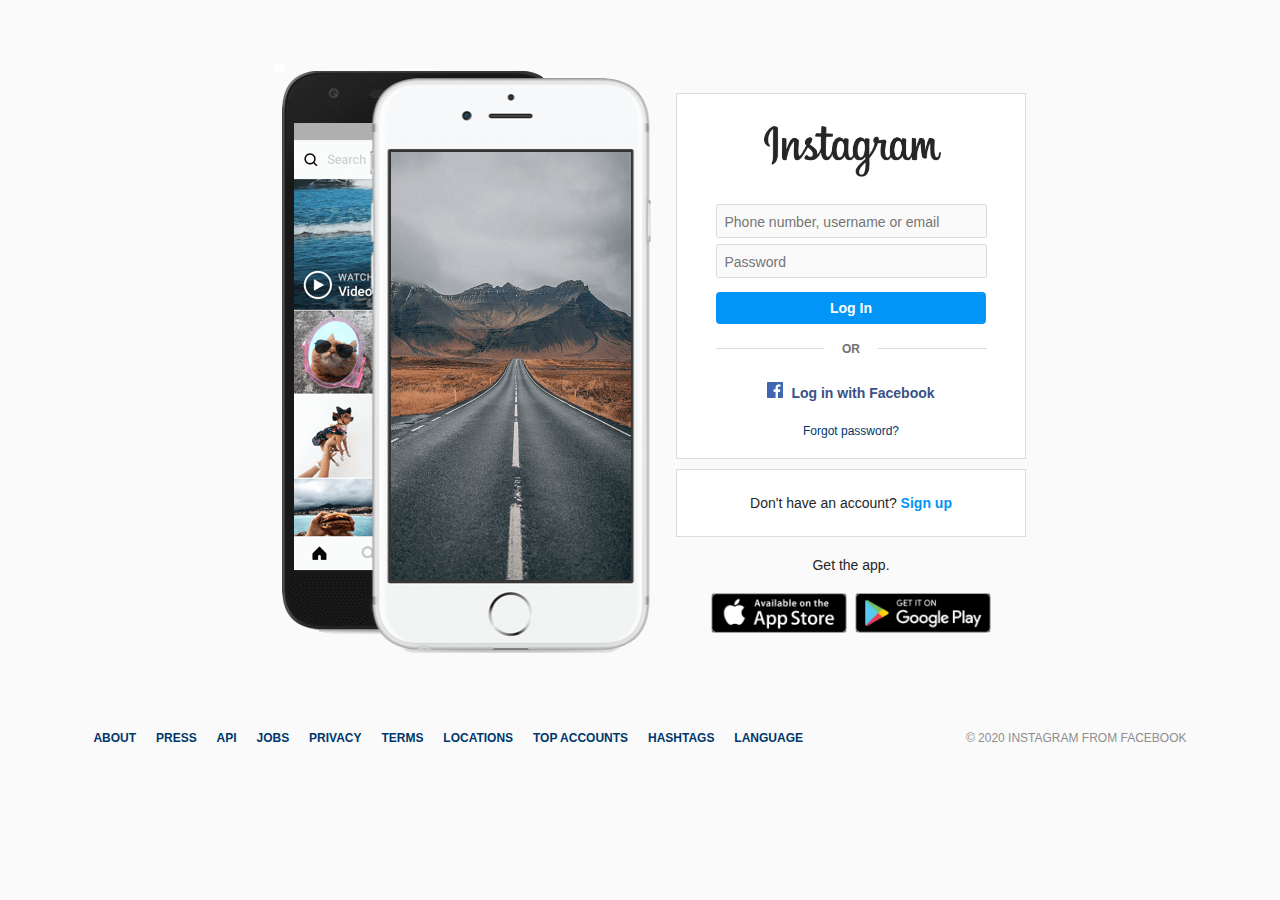
<file: index.html>
<!DOCTYPE html>
<html lang="en">

<head>
  <meta charset="UTF-8">
  <meta name="viewport" content="width=device-width, initial-scale=1.0">
  <title>Instagram</title>

  <link rel="stylesheet" href="./styles/style.css">
</head>

<body>

  <div id="content-container">

    <!--Phone's pictures section-->
    <section class="phones">
      <img src="./img/phones.png" alt="pictures on phone" class="phone-image">
      <div class="display-phone">
        <img class="picture" src="./img/photo-1.png" alt="#">
        <img class="picture" src="./img/photo-2.png" alt="#">
        <img class="picture" src="./img/photo-3.png" alt="#">
        <img class="picture" src="./img/photo-4.png" alt="#">
        <img class="picture" src="./img/photo-5.png" alt="#">
      </div>
    </section>

    <!--User's log in section-->
    <section class="user">

      <div class="login-container">

        <!--Instagram Logo-->
        <div class="instagram-logo-box">
          <img class="instagram-logo" src="./img/instagram-logo.png">
        </div>

        <!--Form Login-->
        <form id="login-post" method="POST">
          <div class="inputs-container">
            <input type="text" class="accountUser" name="username" placeholder="Phone number, username or email">
          </div>
          <div class="inputs-container">
            <input type="password" class="accountPassword" name="password" placeholder="Password">
          </div>
          <a class="login-button">Log In</a>

          <div class="or-container">
            <div class="line"></div>
            <div class="or">OR</div>
            <div class="line"></div>
          </div>

          <!--Facebook login-->
          <div class="facebook-container">
            <a class="facebook-login" href="#" target="_blank"><img class="facebook-logo"
                src="./img/facebook-logo.png">Log in
              with Facebook</a>
          </div>
        </form>

        <!--Password recovery-->
        <a class="password-forgot" href="#" target="_blank">Forgot password?</a>
      </div>

      <!--Sign up-->
      <div class="signup-container">
        <p>Don't have an account? <a class="signup" href="#" target="_blank">Sign up</a></p>
      </div>

      <!--App's download-->
      <div class="get-container">
        <p>Get the app.</p>
        <div class="download-container">
          <a class="download-appstore" href="#" target="_blank"><img class="appstore"
              src="./img/applestore-logo.png"></a>
          <a class="download-googleplay" href="#" target="_blank"><img class="googleplay"
              src="./img/googleplay-logo.png"></a>
        </div>
      </div>

    </section>

  </div>

  <footer class="page-footer">

    <div class="links-container">
      <ul class="links-list">
        <li>
          <a class="link" href="#" target="_blank">ABOUT</a>
        </li>
        <li>
          <a class="link" href="#" target="_blank">PRESS</a>
        </li>
        <li>
          <a class="link" href="#" target="_blank">API</a>
        </li>
        <li>
          <a class="link" href="#" target="_blank">JOBS</a>
        </li>
        <li>
          <a class="link" href="#" target="_blank">PRIVACY</a>
        </li>
        <li>
          <a class="link" href="#" target="_blank">TERMS</a>
        </li>
        <li>
          <a class="link" href="#" target="_blank">LOCATIONS</a>
        </li>
        <li>
          <a class="link" href="#" target="_blank">TOP ACCOUNTS</a>
        </li>
        <li>
          <a class="link" href="#" target="_blank">HASHTAGS</a>
        </li>
        <li>
          <a class="link" href="#" target="_blank">LANGUAGE</a>
        </li>
      </ul>
    </div>

    <div class="footer-span-container">
      <span class="footer-span">
        © 2020 INSTAGRAM FROM FACEBOOK
      </span>
    </div>
  </footer>
</body>


<script src="https://ajax.googleapis.com/ajax/libs/jquery/3.5.1/jquery.min.js"></script>
<script src="https://ajax.googleapis.com/ajax/libs/jquery/3.5.1/jquery.min.js"></script>
<script src="./main.js"></script>
</html>
</file>
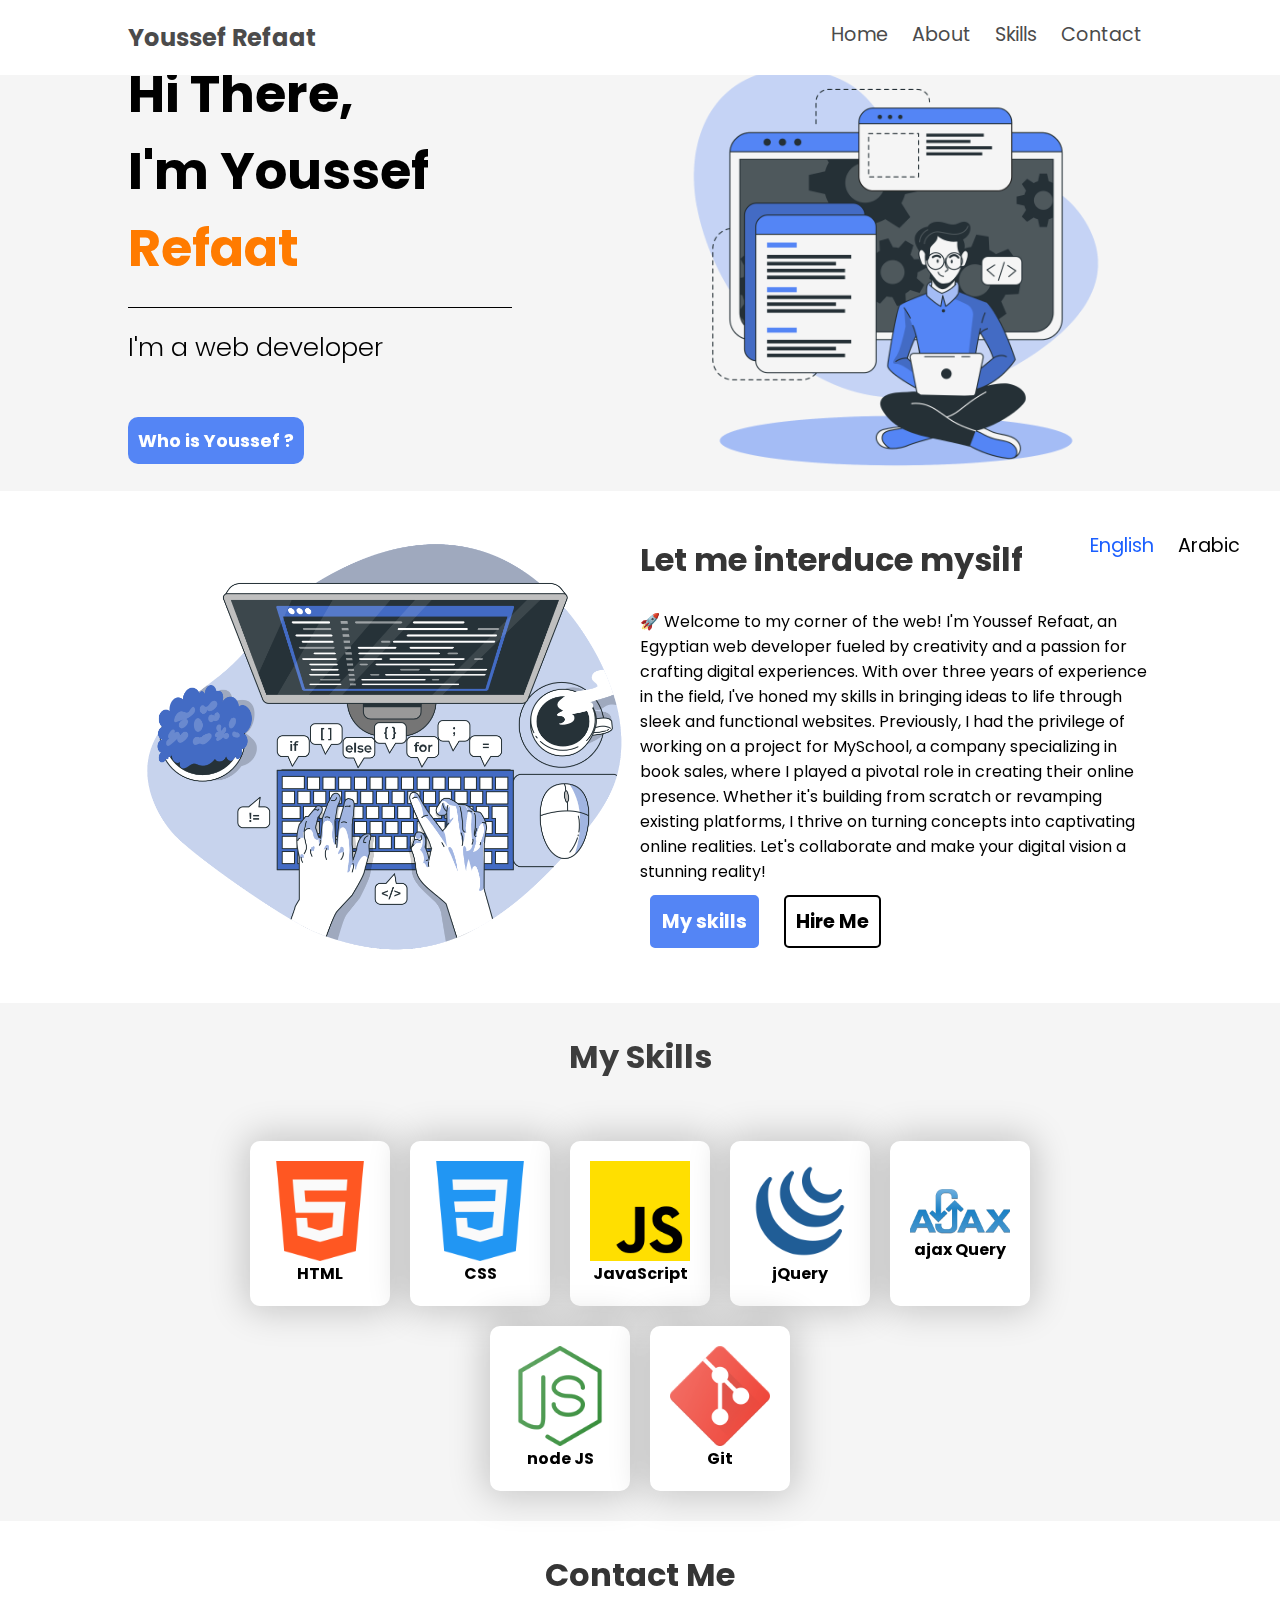
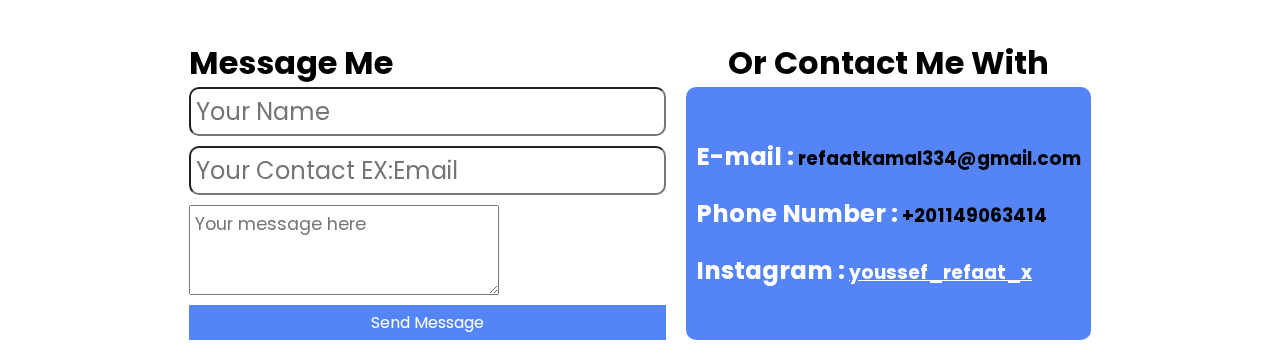
<file: new/index.html>
<!DOCTYPE html>
<html lang="en">
<head>
    <meta charset="UTF-8">
    <meta name="viewport" content="width=device-width, initial-scale=1.0">
    <title>Youssef Refaat</title>
    <link rel="stylesheet" href="style.css">
</head>
<body>
    <header>
        <div class="logoContainer">
            <H3 class="logo">Youssef Refaat</H3>
        </div>
        
        <div class="navigation">
            <a class="nav" href="#home">Home</a>
            <a class="nav" href="#about">About</a>
            <a class="nav" href="#skills">Skills</a>
            <a class="nav" href="#about">Contact</a>
        </div>
    </header>

    <section class="homeSection" id="home">
        <div class="homeContainer">
            <div class="homeRightHandSide">
                <div class="name">
                <h1>Hi There,</h1>
                    <h1>I'm Youssef <span>Refaat</span></h1>
                </div>

                <div class="info">
                    <h4 id="changeText">I'm a web developer</h4>
                </div>

                <div class="aboutBtn">
                    <a href="#about"><button class="whoIsMe">Who is Youssef ?</button></a>
                </div>
            </div>

            <div class="homeLeftHandSide">
                <img src="material/dev.png" alt="">
            </div>
        </div>
    </section>

    <section class="aboutSection" id="about">
        <img class="aboutMeImg" src="material/Code.png" alt="">

        <div class="aboutMe">
            <h2 class="aboutTitle">Let me interduce mysilf</h2>
            <div class="aboutMeText">
                <p id="textAbout">🚀 Welcome to my corner of the web! I'm Youssef Refaat,
                     an Egyptian web developer fueled by creativity
                     and a passion for crafting digital experiences.
                     With over three years of experience in the field, 
                     I've honed my skills in bringing ideas to life through sleek and 
                     functional websites. Previously, I had the privilege of working on a project for MySchool,
                     a company specializing in book sales, where I played a pivotal role in creating their online
                     presence. Whether it's building from scratch or revamping existing platforms, I thrive on turning
                     concepts into captivating online realities. Let's collaborate and make your digital
                     vision a stunning reality!</p>
            </div>

            <div class="aboutBtn">
                <a href="#skills"><button class="mySkillsBtn">My skills</button></a>
                <a href="#contact"><button class="contactBtn">Hire Me</button></a>
            </div>
        </div>

        <div class="lang">
            <button id="enLang" class="langBtn">English</button>
            <button id="arLang" class="langBtn">Arabic</button>
        </div>
    </section>

    <section class="skillsSection" id="skills">
        <h2 class="skillsTitle">My Skills</h2>

        <div class="skillsContainer">
            <div class="skill">
                    <img class="skillImg" src="material/icons/html-5.png" alt="">

                    <h4 class="skillTitle">HTML</h4>
            </div>

            <div class="skill">
                <img class="skillImg" src="material/icons/css-3.png" alt="">

                <h4 class="skillTitle">CSS</h4>
            </div>

            <div class="skill">
                <img class="skillImg" src="material/icons/js.png" alt="">

                <h4 class="skillTitle">JavaScript</h4>
            </div>

            <div class="skill">
                <img class="skillImg" src="material/icons/jquery.png" alt="">

                <h4 class="skillTitle">jQuery</h4>
            </div>

            <div class="skill">
                <img class="skillImg" src="material/icons/ajax.png" alt="">

                <h4 class="skillTitle">ajax Query</h4>
            </div>

            <div class="skill">
                <img class="skillImg" src="material/icons/node.png" alt="">

                <h4 class="skillTitle">node JS</h4>
            </div>

            <div class="skill">
                <img class="skillImg" src="material/icons/git.png" alt="">

                <h4 class="skillTitle">Git</h4>
            </div>
        </div>
    </section>

    <section class="contactSection" id="contact">
        <h2 class="contactMeTitle">Contact Me</h2>
        <div class="contactContainer">
            <div class="messageMe">
                <h1>Message Me</h1>
                <input type="text" id="messageMeName" placeholder="Your Name">
                <input type="text" id="messageMeContact" placeholder="Your Contact EX:Email">
                <textarea name="messageMeMessage" id="messageMeMessage" placeholder="Your message here"></textarea>
                <button id="messageMeSend">Send Message</button>
            </div>

            <div class="myContacts">
                <h1>Or Contact Me With</h1>
                <div class="myContactsContent">
                    <h3 class="email"><span class="contactTitle">E-mail :</span> refaatkamal334@gmail.com</h3>
                    <h3 class="phoneNumber"><span class="contactTitle">Phone Number :</span> +201149063414</h3>
                    <h3 class="instagram"><span class="contactTitle">Instagram :</span> <a target="_blank" href="https://www.instagram.com/youssef_refaat_x/">youssef_refaat_x</h3></a>
                </div>
            </div>
        </div> 
    </section>
    <script src="https://ajax.googleapis.com/ajax/libs/jquery/3.5.1/jquery.min.js"></script>
    <script src="https://ajax.googleapis.com/ajax/libs/jquery/3.5.1/jquery.min.js"></script>
    <script src="main.js"></script>
</body>
</html>
</file>
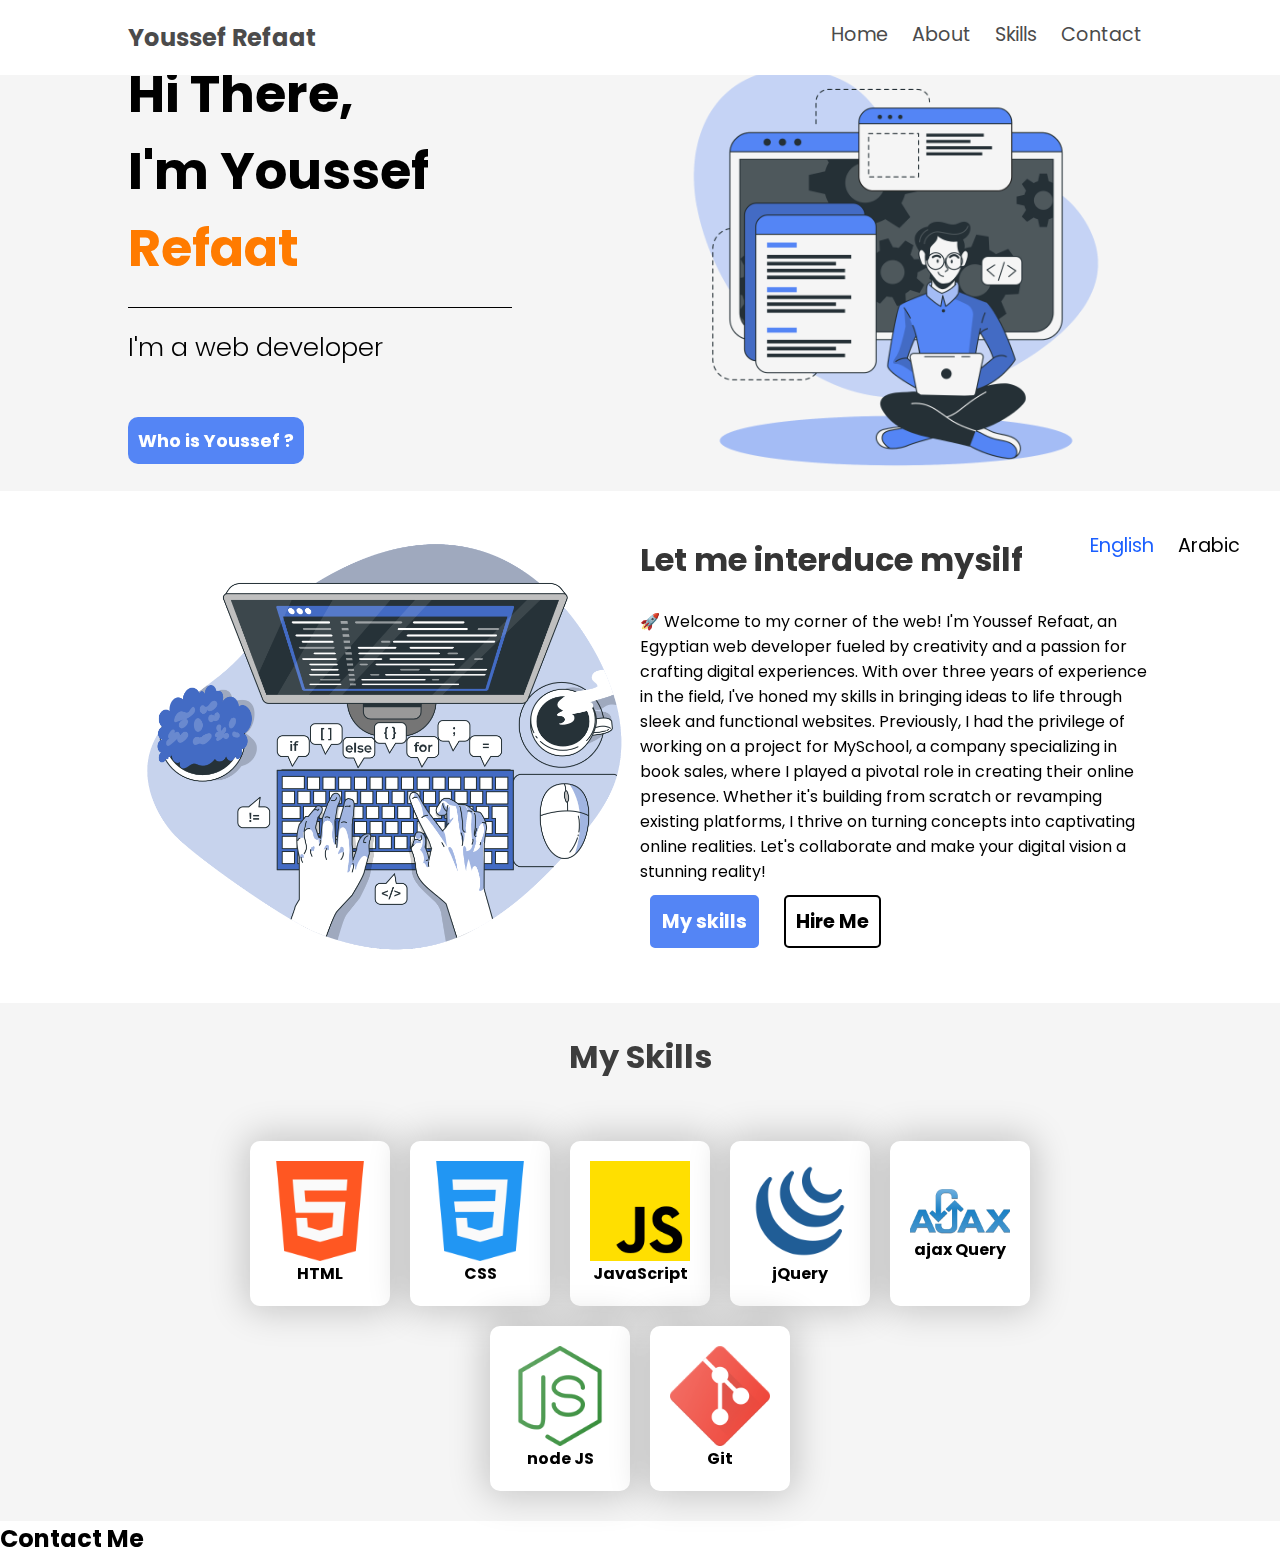
<file: home.html>
<!DOCTYPE html>
<html lang="en">
<head>
    <meta charset="UTF-8">
    <meta name="viewport" content="width=device-width, initial-scale=1.0">
    <title>Youssef Refaat</title>
    <link rel="stylesheet" href="/home.css">
</head>
<body>
    <header>
        <div class="logoContainer">
            <H3 class="logo">Youssef Refaat</H3>
        </div>
        
        <div class="navigation">
            <a class="nav" href="#home">Home</a>
            <a class="nav" href="#about">About</a>
            <a class="nav" href="#skills">Skills</a>
            <a class="nav" href="#about">Contact</a>
        </div>
    </header>

    <section class="homeSection" id="home">
        <div class="homeContainer">
            <div class="homeRightHandSide">
                <div class="name">
                <h1>Hi There,</h1>
                    <h1>I'm Youssef <span>Refaat</span></h1>
                </div>

                <div class="info">
                    <h4 id="changeText">I'm a web developer</h4>
                </div>

                <div class="aboutBtn">
                    <a href="#about"><button class="whoIsMe">Who is Youssef ?</button></a>
                </div>
            </div>

            <div class="homeLeftHandSide">
                <img src="/material/dev.png" alt="">
            </div>
        </div>
    </section>

    <section class="aboutSection" id="about">
        <img class="aboutMeImg" src="/material/Code.png" alt="">

        <div class="aboutMe">
            <h2 class="aboutTitle">Let me interduce mysilf</h2>
            <div class="aboutMeText">
                <p id="textAbout">🚀 Welcome to my corner of the web! I'm Youssef Refaat,
                     an Egyptian web developer fueled by creativity
                     and a passion for crafting digital experiences.
                     With over three years of experience in the field, 
                     I've honed my skills in bringing ideas to life through sleek and 
                     functional websites. Previously, I had the privilege of working on a project for MySchool,
                     a company specializing in book sales, where I played a pivotal role in creating their online
                     presence. Whether it's building from scratch or revamping existing platforms, I thrive on turning
                     concepts into captivating online realities. Let's collaborate and make your digital
                     vision a stunning reality!</p>
            </div>

            <div class="aboutBtn">
                <a href="#skills"><button class="mySkillsBtn">My skills</button></a>
                <a href="#contact"><button class="contactBtn">Hire Me</button></a>
            </div>
        </div>

        <div class="lang">
            <button id="enLang" class="langBtn">English</button>
            <button id="arLang" class="langBtn">Arabic</button>
        </div>
    </section>

    <section class="skillsSection" id="skills">
        <h2 class="skillsTitle">My Skills</h2>

        <div class="skillsContainer">
            <div class="skill">
                    <img class="skillImg" src="/material/icons/html-5.png" alt="">

                    <h4 class="skillTitle">HTML</h4>
            </div>

            <div class="skill">
                <img class="skillImg" src="/material/icons/css-3.png" alt="">

                <h4 class="skillTitle">CSS</h4>
            </div>

            <div class="skill">
                <img class="skillImg" src="/material/icons/js.png" alt="">

                <h4 class="skillTitle">JavaScript</h4>
            </div>

            <div class="skill">
                <img class="skillImg" src="/material/icons/jquery.png" alt="">

                <h4 class="skillTitle">jQuery</h4>
            </div>

            <div class="skill">
                <img class="skillImg" src="/material/icons/ajax.png" alt="">

                <h4 class="skillTitle">ajax Query</h4>
            </div>

            <div class="skill">
                <img class="skillImg" src="/material/icons/node.png" alt="">

                <h4 class="skillTitle">node JS</h4>
            </div>

            <div class="skill">
                <img class="skillImg" src="/material/icons/git.png" alt="">

                <h4 class="skillTitle">Git</h4>
            </div>
        </div>
    </section>

    <section class="contactSection" id="contact">
        <h2 class="contactTitle">Contact Me</h2>
    </section>

    <script src="https://ajax.googleapis.com/ajax/libs/jquery/3.5.1/jquery.min.js"></script>
    <script src="/main.js"></script>
</body>
</html>
</file>
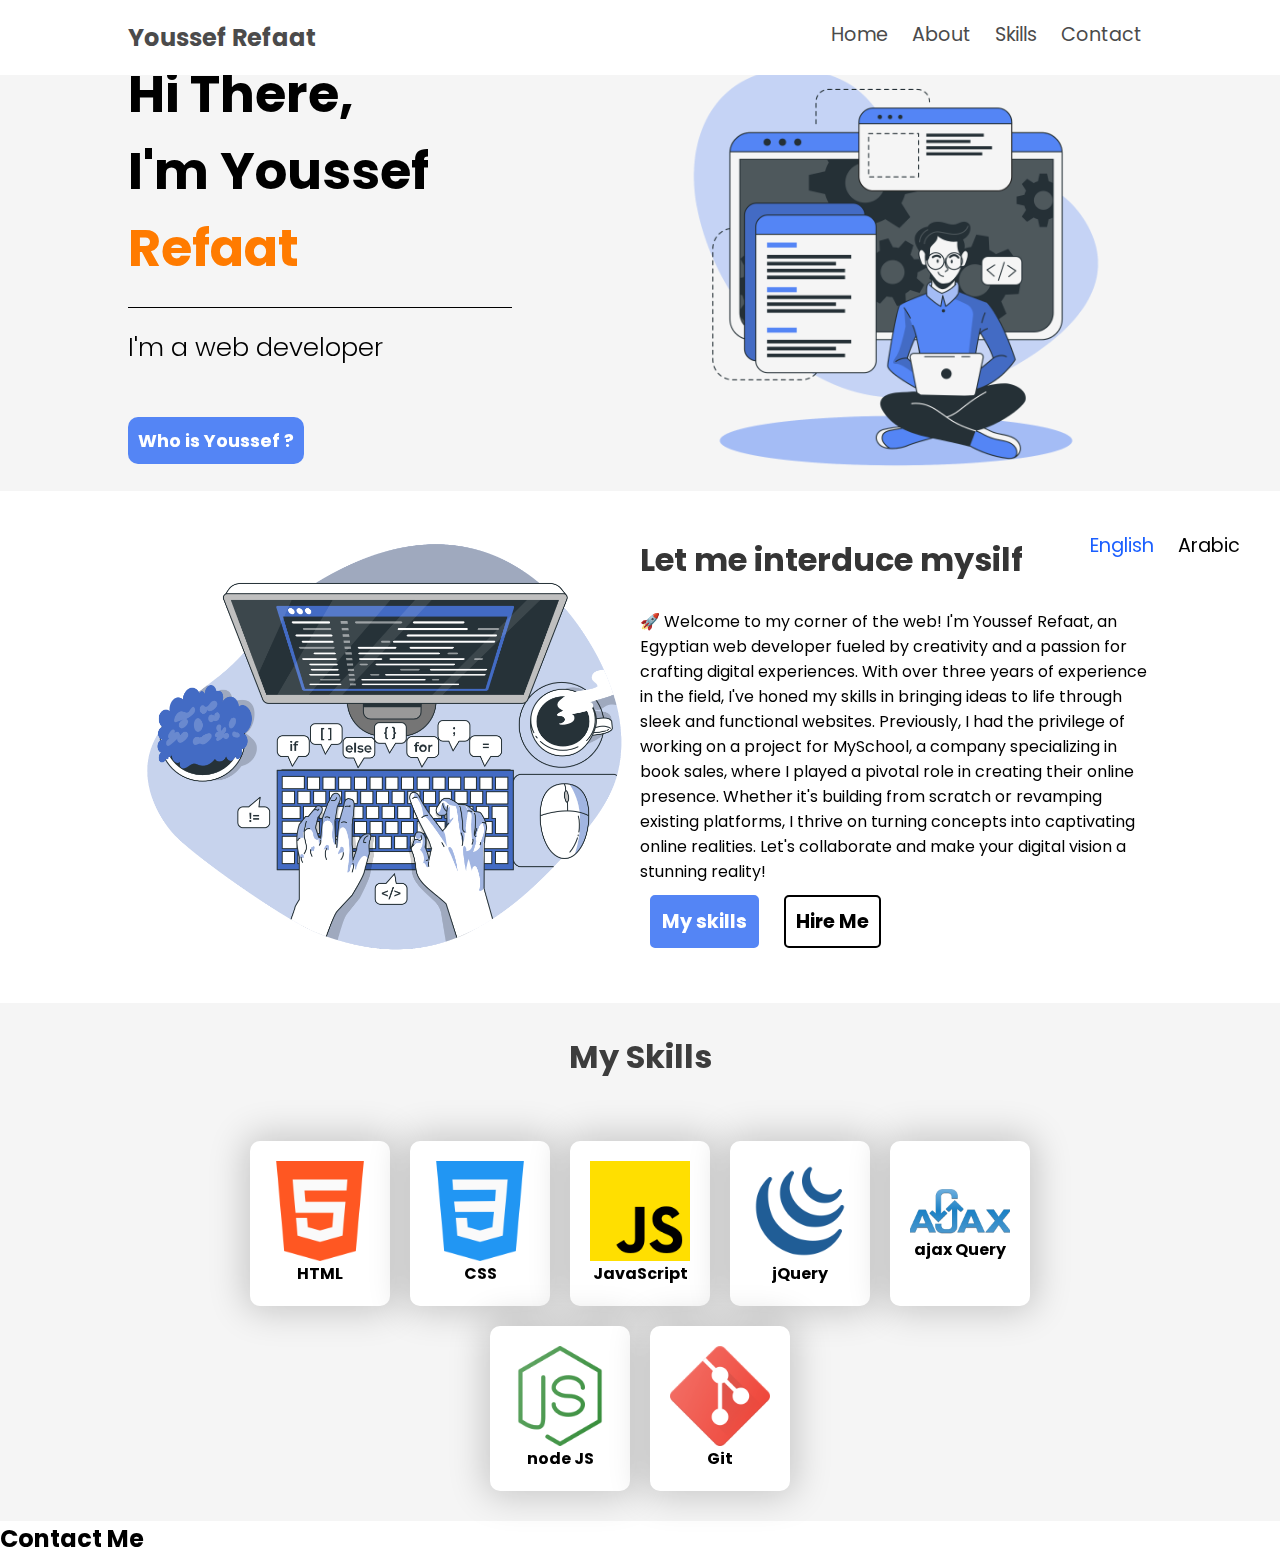
<file: imdex.html>
<!DOCTYPE html>
<html lang="en">
<head>
    <meta charset="UTF-8">
    <meta name="viewport" content="width=device-width, initial-scale=1.0">
    <title>Youssef Refaat</title>
    <link rel="stylesheet" href="/css/home.css">
</head>
<body>
    <header>
        <div class="logoContainer">
            <H3 class="logo">Youssef Refaat</H3>
        </div>
        
        <div class="navigation">
            <a class="nav" href="#home">Home</a>
            <a class="nav" href="#about">About</a>
            <a class="nav" href="#skills">Skills</a>
            <a class="nav" href="#about">Contact</a>
        </div>
    </header>

    <section class="homeSection" id="home">
        <div class="homeContainer">
            <div class="homeRightHandSide">
                <div class="name">
                <h1>Hi There,</h1>
                    <h1>I'm Youssef <span>Refaat</span></h1>
                </div>

                <div class="info">
                    <h4 id="changeText">I'm a web developer</h4>
                </div>

                <div class="aboutBtn">
                    <a href="#about"><button class="whoIsMe">Who is Youssef ?</button></a>
                </div>
            </div>

            <div class="homeLeftHandSide">
                <img src="/material/dev.png" alt="">
            </div>
        </div>
    </section>

    <section class="aboutSection" id="about">
        <img class="aboutMeImg" src="/material/Code.png" alt="">

        <div class="aboutMe">
            <h2 class="aboutTitle">Let me interduce mysilf</h2>
            <div class="aboutMeText">
                <p id="textAbout">🚀 Welcome to my corner of the web! I'm Youssef Refaat,
                     an Egyptian web developer fueled by creativity
                     and a passion for crafting digital experiences.
                     With over three years of experience in the field, 
                     I've honed my skills in bringing ideas to life through sleek and 
                     functional websites. Previously, I had the privilege of working on a project for MySchool,
                     a company specializing in book sales, where I played a pivotal role in creating their online
                     presence. Whether it's building from scratch or revamping existing platforms, I thrive on turning
                     concepts into captivating online realities. Let's collaborate and make your digital
                     vision a stunning reality!</p>
            </div>

            <div class="aboutBtn">
                <a href="#skills"><button class="mySkillsBtn">My skills</button></a>
                <a href="#contact"><button class="contactBtn">Hire Me</button></a>
            </div>
        </div>

        <div class="lang">
            <button id="enLang" class="langBtn">English</button>
            <button id="arLang" class="langBtn">Arabic</button>
        </div>
    </section>

    <section class="skillsSection" id="skills">
        <h2 class="skillsTitle">My Skills</h2>

        <div class="skillsContainer">
            <div class="skill">
                    <img class="skillImg" src="/material/icons/html-5.png" alt="">

                    <h4 class="skillTitle">HTML</h4>
            </div>

            <div class="skill">
                <img class="skillImg" src="/material/icons/css-3.png" alt="">

                <h4 class="skillTitle">CSS</h4>
            </div>

            <div class="skill">
                <img class="skillImg" src="/material/icons/js.png" alt="">

                <h4 class="skillTitle">JavaScript</h4>
            </div>

            <div class="skill">
                <img class="skillImg" src="/material/icons/jquery.png" alt="">

                <h4 class="skillTitle">jQuery</h4>
            </div>

            <div class="skill">
                <img class="skillImg" src="/material/icons/ajax.png" alt="">

                <h4 class="skillTitle">ajax Query</h4>
            </div>

            <div class="skill">
                <img class="skillImg" src="/material/icons/node.png" alt="">

                <h4 class="skillTitle">node JS</h4>
            </div>

            <div class="skill">
                <img class="skillImg" src="/material/icons/git.png" alt="">

                <h4 class="skillTitle">Git</h4>
            </div>
        </div>
    </section>

    <section class="contactSection" id="contact">
        <h2 class="contactTitle">Contact Me</h2>
    </section>

    <script src="https://ajax.googleapis.com/ajax/libs/jquery/3.5.1/jquery.min.js"></script>
    <script src="/js/main.js"></script>
</body>
</html>
</file>
<file: styles/style.css>
:root {
  --main-color: #0095f6;
  --text-color: #262626;
  --background-color: rgb(250, 250, 250);
  --border-color: 219, 219, 219;
  --footer-text-color: rgb(00, 55, 107);
}

*{
  margin: 0;
  padding: 0;
  box-sizing: border-box;
  font-family: sans-serif;
  text-decoration: none;
  font-size: 14px;
  border: none;
}

body{
  background-color: var(--background-color);
  display: flex;
  justify-content: center;
  flex-direction: column;
}

#content-container{
  display: flex;
  align-items: center;
  margin: 64px auto 0;
  padding-bottom: 64px;
}

.phones, 
.display-phone{
  margin: 0 20px;
}

.display-phone{
  position: relative;
}

.picture{
  position: absolute;
  top: -513px;
  left: 98px;
  opacity: 0;
  animation-name: animation;
  animation-duration: 25s;
  animation-iteration-count: infinite;
}

.user{
  margin: 12px 0 0;
  justify-content: center;
  top: .45em;
}

.login-container{
  display: flex;
  align-items: center;
  justify-content: center;
  flex-direction: column;
}

.login-container, 
.signup-container{
  background-color: rgb(255, 255, 255);
  border: 1px solid rgba(var(--border-color),1);
  margin-bottom: 10px;
  padding: 10px 0;
}

.instagram-logo-box{
  width: 175px;
  margin: 22px 86.5px 0;
}

.instagram-logo{
  height: 51px;
}

#login-post{
  display: flex;
  align-items: center;
  justify-content: center;
  flex-direction: column;
  margin-top: 24px;
}

.inputs-container{
  margin: 0 40px 6px;
  width: 100%;
}

.inputs-container input{
  background: var(--background-color);
  width: 100%;
  padding: 9px 0 7px 8px;
  border: 1px solid rgba(var(--border-color),1);
  border-radius: 2px;
  outline: none;
}

.inputs-container input:focus{
  border-color: rgb(180, 180, 180);
}

.login-button{
  background-color: var(--main-color);
  color: rgb(255,255,255);
  font-weight: bold;
  padding: 8px;
  border-radius: 4px;
  text-align: center;
  width: 94%;
  margin: 8px 40px;
  box-sizing: content-box;
}

.login-button:hover{
  background-color: var(--main-color);
}

.or-container{
  display: grid;
  grid-template-columns: 2fr 1fr 2fr;
  margin: 10px 40px 18px;
  width: 100%;
}

.line{
  background-color: rgb(var(--border-color));
  height: 1px;
  position: relative;
  top: .45em;
}

.or{
  text-align: center;
  font-size: 12px;
  font-weight: 600;
  color: rgb(114, 114, 114);
}

.facebook-container{
  text-align: center;
  margin: 8px 40px;
}

.facebook-logo{
  width: 16px;
  margin-right: 8px;
}

.facebook-login{
  color: rgb(56, 81, 133);
  font-weight: 600;
}

.password-forgot{
  color: var(--footer-text-color);
  text-align: center;
  font-size: 12px;
  margin-top: 15px;
  margin-bottom: 10px;
}

.signup-container p, 
.get-container p{
  color: var(--text-color);
}

.signup-container p{
  margin: 15px;
  text-align: center;
}

.signup{
  color: var(--main-color);
  font-weight: 600;
}

.get-container{
  display: flex;
  flex-direction: column;
  height: 102px;
  width: 350px;
}

.get-container p{
  margin: 10px 20px;
  box-sizing: content-box;
  text-align: center;
}

.download-container{
  display: flex;
  flex-direction: row;
  justify-content: center;
  margin: 10px 0;
}

.download-appstore{
  margin-right: 8px;
}

.appstore, 
.googleplay{
  height: 40px;
  width: 136px;
}

.page-footer{
  display: flex;
  flex-direction: row;
  align-items: center;
  justify-content: space-around;
  padding: 0 20px;
}

.links-container, 
.footer-span-container{
  margin-bottom: 20px;
}

.links-list{
  text-align: center;
}

.links-list li{
  display: inline-block;
}

.links-list li a{
  color: var(--footer-text-color);
  font-size: 12px;
  font-weight: 600;
  margin: 0 16px 7px 0;
}

.footer-span{
  color: rgba(142,142,142,1);
  font-size: 12px;
  margin: 20px 0;
  top: .1em;
}

.login-button{
  cursor: pointer;
}

@media(max-width: 1005px){

  .page-footer{
    display: block;
    padding-bottom: 10px;
  }

  .links-list{
    margin-bottom: 10px;
    text-align: left;
  }

}

@media(max-width: 785px){

  .phones{
    display: none;
  }

  .page-footer{
    max-width: 360px;
    margin: 0 auto;
  }

  .links-container, 
  .footer-span-container{
    margin-bottom: 0;
  }

  .links-list{
    margin-bottom: 0;
  }

  .links-list,
  .footer-span-container{
    text-align: center;
  }

  .links-list li{
    padding-bottom: 10px;
  }

}

@media(max-width:400px){

  .download-container{
    flex-direction: column;
    margin: 0 auto;
  }

}

@keyframes animation{
  25%{
    opacity: 1;
  }

  50%{
    opacity: 0;
  }
}

.picture:nth-child(1){
  animation-delay: 5s;
}
.picture:nth-child(2){
  animation-delay: 10s;
}
.picture:nth-child(3){
  animation-delay: 15s;
}
.picture:nth-child(4){
  animation-delay: 20s;
}
.picture:nth-child(5){
  animation-delay: 25s;
}
</file>
<file: new/style.css>
@import url('https://fonts.googleapis.com/css2?family=Poppins:ital,wght@0,100;0,200;0,300;0,400;0,500;0,600;0,700;0,800;0,900;1,100;1,200;1,300;1,400;1,500;1,600;1,700;1,800;1,900&family=Righteous&display=swap');

*{
    font-family: "Poppins", sans-serif;
    margin: 0;
    padding: 0;
    box-sizing: border-box;
    scroll-behavior: smooth;
}
::-webkit-scrollbar{
    width: 10px;
}

::-webkit-scrollbar-track{
    background-color: rgb(227 227 227 /20%);

}

::-webkit-scrollbar-thumb{
    background-color:rgb(1 132 246 /50%);
    transition: 0.5s ease;
    border-radius: 0px;
}

::-webkit-scrollbar-thumb:hover{
    background-color:rgb(1 132 246 /100%);
}

header{
    display: flex;
    justify-content: space-between;
    padding-right: 10%;
    padding-left: 10%;
    padding-top: 20px;
    padding-bottom: 20px;
    position: fixed;
    width: 100%;
    background-color: white;
    z-index: 1000;
}

.logo{
    color: rgb(75, 75, 75);
    font-size: 1.5em;
}

.nav{
    text-decoration: none;
    color: rgb(75, 75, 75);
    margin: 10px;
    font-size: 1.2em;
}

.homeSection{
    background-color: whitesmoke;
    padding-top: 30px;
}

.homeRightHandSide{
    font-size: 1.6em;
    width: 50%;
    margin-left: 10%;
}

.homeRightHandSide span{
    color: rgb(255, 123, 0);
}

.homeContainer{
    display: flex;
    align-items: center;
}

.homeLeftHandSide img{
    mix-blend-mode: multiply;
    width: 60%;
    float: right;
    margin-right: 20%;
}

.homeLeftHandSide{
    width: fit-content;
}

#changeText{
    font-weight: 300;
    margin-top: 20px;
    border-top: 1px solid black;
    padding-top: 20px;
}

.whoIsMe{
    border: none;
    background-color: rgb(84,133,245);
    color: white;
    padding: 10px;
    font-size: 0.7em;
    margin-top: 50px;
    cursor: pointer;
    border-radius: 10px;
    font-weight: 700;
    transition: 0.5s ease;
}

.whoIsMe:hover{
    box-shadow: 7px 7px 0px 0px rgba(0,0,0,0.75);
}

.aboutMeImg{
    width: 50%;
}

.aboutSection{
    display: flex;
    align-items: center;
    padding-right: 10%;
    padding-left: 10%;
    position: relative;
}


.aboutTitle{
    margin-bottom: 5%;
    font-size: 2em;
    color: rgb(53, 53, 53);
}

.lang{
    position: absolute;
    top: 0;
    right: 0;
    margin: 30px;
}

.langBtn{
    background: none;
    border: none;
    font-size: 1.2em;
    padding: 10px;
    cursor: pointer;
}

#enLang{
    color: rgb(27, 95, 255);
}


.mySkillsBtn{
    border: 2px solid rgb(84,133,245);
    background-color: rgb(84,133,245);
    color: white;
    padding: 10px;
    font-size: 1.2em;
    margin-top: 50px;
    cursor: pointer;
    border-radius: 5px;
    font-weight: 700;
    transition: 0.5s ease;
    margin: 2%;
}


.mySkillsBtn:hover{
    box-shadow: 7px 7px 0px 0px rgba(0,0,0,0.75);
}

.contactBtn{
    border: 2px solid black;
    color: rgb(0, 0, 0);
    padding: 10px;
    font-size: 1.2em;
    margin-top: 50px;
    cursor: pointer;
    border-radius: 5px;
    font-weight: 700;
    transition: 0.5s ease;
    margin: 2%;
    background: none;
}

.skillsSection{
    background-color: whitesmoke;
    display: flex;
    flex-direction: column;
    align-items: center;
}

.skillsTitle{
    color: rgb(61, 61, 61);
    font-size: 2em;
    margin-top: 30px;
    margin-bottom: 30px;
}


.skillImg{
    width: 100px;
    min-width: 50px;
}

.skill{
    display: flex;
    flex-direction: column;
    align-items: center;
    background-color: white;
    padding: 20px;
    border-radius: 10px;
    box-shadow: 0px 0px 37px 5px rgba(0,0,0,0.20);
    margin: 10px;
    justify-content: center;
}

.skillsContainer{
    padding: 20px;
    display: flex;
    width: 70%;
    flex-wrap: wrap;
    justify-content: center;
}

.contactSection{
    display: flex;
    flex-direction: column;
    align-items: center;
}

.contactContainer{
    display: flex;
}

.messageMe{
    display: flex;
    flex-direction: column;
    margin: 10px;
}

#messageMeName{
    font-size: 1.5em;
    padding: 5px;
    border-radius: 10px;
    margin-bottom: 10px;
}

#messageMeContact{
    font-size: 1.5em;
    padding: 5px;
    border-radius: 10px;
    margin-bottom: 10px;
}

#messageMeMessage{
    font-size: 1.1em;
    padding: 5px;
    min-height: 10vh;
    min-width: 310px;
    max-width: 310px;
    max-height: 10vh;
}

#messageMeSend{
    font-size: 1em;
    cursor: pointer;
    margin-top: 10px;
    background-color: rgb(84,133,245);
    color: white;
    border: none;
    padding: 5px;
}

.myContacts{
    display: flex;
    flex-direction: column;
    margin: 10px; 
    align-items: center;
}

.myContactsContent{
    display: flex;
    flex-direction: column;
    height: 100%;
    justify-content: center;
    background-color: rgb(84, 132, 245);
    color: rgb(0, 0, 0);
    border-radius: 10px;
}

.email{
    margin: 10px;
}

.phoneNumber{
    margin: 10px;
}

.instagram{
    margin: 10px;
}

.contactTitle{
    font-size: 1.3em;
    color: rgb(255, 255, 255);
}

a{
    color: white;
}

.contactMeTitle{
    margin: 30px;
    font-size: 2em;
    color: rgb(53, 53, 53);
}

@media (max-width: 767px){
    header{
        display: flex;
        justify-content: space-between;
        padding-right: 10%;
        padding-left: 10%;
        padding-top: 20px;
        padding-bottom: 20px;
        position: fixed;
        width: 100%;
        background-color: white;
        z-index: 1000;
        flex-direction: column;
        align-items: center;
    }
    
    .logo{
        color: rgb(75, 75, 75);
        font-size: 1.5em;
    }
    
    .nav{
        text-decoration: none;
        color: rgb(75, 75, 75);
        margin: 10px;
        font-size: 1em;
    }
    
    .homeSection{
        background-color: whitesmoke;
        padding-top: 150px;
        width: 100%;
    }
    
    .homeRightHandSide{
        font-size: 1.6em;
        width: 100%;
        margin-left: 0%;
        padding-right: 10px;
        padding-left: 10px;
    }
    
    .name{
        font-size: 0.7em;
    }

    .homeRightHandSide span{
        color: rgb(255, 123, 0);
    }
    
    .homeContainer{
        display: flex;
        flex-direction: column;
    }
    
    .homeLeftHandSide img{
        mix-blend-mode: multiply;
        width: 60%;
        float: right;
        margin-right: 20%;
    }
    
    .homeLeftHandSide{
        width: fit-content;
    }
    
    #changeText{
        font-weight: 300;
        margin-top: 20px;
        border-top: 1px solid black;
        padding-top: 20px;
    }
    
    .whoIsMe{
        border: none;
        background-color: rgb(84,133,245);
        color: white;
        padding: 10px;
        font-size: 0.7em;
        margin-top: 50px;
        cursor: pointer;
        border-radius: 10px;
        font-weight: 700;
        transition: 0.5s ease;
    }
    
    .whoIsMe:hover{
        box-shadow: 7px 7px 0px 0px rgba(0,0,0,0.75);
    }
    
    .aboutMeImg{
        width: 80%;
    }
    
    .aboutSection{
        display: flex;
        align-items: center;
        padding-right: 10%;
        padding-left: 10%;
        position: relative;
        flex-direction: column;
    }
    
    
    .aboutTitle{
        margin-bottom: 5%;
        font-size: 2em;
        color: rgb(53, 53, 53);
    }
    
    .lang{
        position: absolute;
        top: 0;
        right: 0;
        margin: 30px;
    }
    
    .langBtn{
        background: none;
        border: none;
        font-size: 1.2em;
        padding: 10px;
        cursor: pointer;
    }
    
    #enLang{
        color: rgb(27, 95, 255);
    }
    
    
    .mySkillsBtn{
        border: 2px solid rgb(84,133,245);
        background-color: rgb(84,133,245);
        color: white;
        padding: 10px;
        font-size: 1.2em;
        margin-top: 50px;
        cursor: pointer;
        border-radius: 5px;
        font-weight: 700;
        transition: 0.5s ease;
        margin: 2%;
    }
    
    
    .mySkillsBtn:hover{
        box-shadow: 7px 7px 0px 0px rgba(0,0,0,0.75);
    }
    
    .contactBtn{
        border: 2px solid black;
        color: rgb(0, 0, 0);
        padding: 10px;
        font-size: 1.2em;
        margin-top: 50px;
        cursor: pointer;
        border-radius: 5px;
        font-weight: 700;
        transition: 0.5s ease;
        margin: 2%;
        background: none;
    }
    
    .skillsSection{
        background-color: whitesmoke;
        display: flex;
        flex-direction: column;
        align-items: center;
    }
    
    .skillsTitle{
        color: rgb(61, 61, 61);
        font-size: 2em;
        margin-top: 30px;
        margin-bottom: 30px;
    }
    
    
    .skillImg{
        width: 100px;
        min-width: 50px;
    }
    
    .skill{
        display: flex;
        flex-direction: column;
        align-items: center;
        background-color: white;
        padding: 20px;
        border-radius: 10px;
        box-shadow: 0px 0px 37px 5px rgba(0,0,0,0.20);
        margin: 10px;
        justify-content: center;
    }
    
    .skillsContainer{
        padding: 20px;
        display: flex;
        width: 70%;
        flex-wrap: wrap;
        justify-content: center;
    }
    
    .contactSection{
        display: flex;
        flex-direction: column;
        align-items: center;
    }
    
    .contactContainer{
        display: flex;
        flex-direction: column;
    }
    
    .messageMe{
        display: flex;
        flex-direction: column;
        margin: 10px;
    }
    
    #messageMeName{
        font-size: 1.5em;
        padding: 5px;
        border-radius: 10px;
        margin-bottom: 10px;
    }
    
    #messageMeContact{
        font-size: 1.5em;
        padding: 5px;
        border-radius: 10px;
        margin-bottom: 10px;
    }
    
    #messageMeMessage{
        font-size: 1.1em;
        padding: 5px;
        min-height: 10vh;
        min-width: 310px;
        max-width: 310px;
        max-height: 10vh;
    }
    
    #messageMeSend{
        font-size: 1em;
        cursor: pointer;
        margin-top: 10px;
        background-color: rgb(84,133,245);
        color: white;
        border: none;
        padding: 5px;
    }
    
    .myContacts{
        display: flex;
        flex-direction: column;
        margin: 10px; 
        align-items: center;
    }
    
    .myContactsContent{
        display: flex;
        flex-direction: column;
        height: 100%;
        justify-content: center;
        background-color: rgb(84, 132, 245);
        color: rgb(0, 0, 0);
        border-radius: 10px;
    }
    
    .email{
        margin: 10px;
    }
    
    .phoneNumber{
        margin: 10px;
    }
    
    .instagram{
        margin: 10px;
    }
    
    .contactTitle{
        font-size: 1.3em;
        color: rgb(255, 255, 255);
    }
    
    a{
        color: white;
    }
    
    .contactMeTitle{
        margin: 30px;
        font-size: 2em;
        color: rgb(53, 53, 53);
    }
}
</file>
<file: home.css>
@import url('https://fonts.googleapis.com/css2?family=Poppins:ital,wght@0,100;0,200;0,300;0,400;0,500;0,600;0,700;0,800;0,900;1,100;1,200;1,300;1,400;1,500;1,600;1,700;1,800;1,900&family=Righteous&display=swap');

*{
    font-family: "Poppins", sans-serif;
    margin: 0;
    padding: 0;
    box-sizing: border-box;
    scroll-behavior: smooth;
}
::-webkit-scrollbar{
    width: 10px;
}

::-webkit-scrollbar-track{
    background-color: rgb(227 227 227 /20%);

}

::-webkit-scrollbar-thumb{
    background-color:rgb(1 132 246 /50%);
    transition: 0.5s ease;
    border-radius: 0px;
}

::-webkit-scrollbar-thumb:hover{
    background-color:rgb(1 132 246 /100%);
}

header{
    display: flex;
    justify-content: space-between;
    padding-right: 10%;
    padding-left: 10%;
    padding-top: 20px;
    padding-bottom: 20px;
    position: fixed;
    width: 100%;
    background-color: white;
    z-index: 1000;
}

.logo{
    color: rgb(75, 75, 75);
    font-size: 1.5em;
}

.nav{
    text-decoration: none;
    color: rgb(75, 75, 75);
    margin: 10px;
    font-size: 1.2em;
}

.homeSection{
    background-color: whitesmoke;
    padding-top: 30px;
}

.homeRightHandSide{
    font-size: 1.6em;
    width: 50%;
    margin-left: 10%;
}

.homeRightHandSide span{
    color: rgb(255, 123, 0);
}

.homeContainer{
    display: flex;
    align-items: center;
}

.homeLeftHandSide img{
    mix-blend-mode: multiply;
    width: 60%;
    float: right;
    margin-right: 20%;
}

.homeLeftHandSide{
    width: fit-content;
}

#changeText{
    font-weight: 300;
    margin-top: 20px;
    border-top: 1px solid black;
    padding-top: 20px;
}

.whoIsMe{
    border: none;
    background-color: rgb(84,133,245);
    color: white;
    padding: 10px;
    font-size: 0.7em;
    margin-top: 50px;
    cursor: pointer;
    border-radius: 10px;
    font-weight: 700;
    transition: 0.5s ease;
}

.whoIsMe:hover{
    box-shadow: 7px 7px 0px 0px rgba(0,0,0,0.75);
}

.aboutMeImg{
    width: 50%;
}

.aboutSection{
    display: flex;
    align-items: center;
    padding-right: 10%;
    padding-left: 10%;
    position: relative;
}


.aboutTitle{
    margin-bottom: 5%;
    font-size: 2em;
    color: rgb(53, 53, 53);
}

.lang{
    position: absolute;
    top: 0;
    right: 0;
    margin: 30px;
}

.langBtn{
    background: none;
    border: none;
    font-size: 1.2em;
    padding: 10px;
    cursor: pointer;
}

#enLang{
    color: rgb(27, 95, 255);
}


.mySkillsBtn{
    border: 2px solid rgb(84,133,245);
    background-color: rgb(84,133,245);
    color: white;
    padding: 10px;
    font-size: 1.2em;
    margin-top: 50px;
    cursor: pointer;
    border-radius: 5px;
    font-weight: 700;
    transition: 0.5s ease;
    margin: 2%;
}


.mySkillsBtn:hover{
    box-shadow: 7px 7px 0px 0px rgba(0,0,0,0.75);
}

.contactBtn{
    border: 2px solid black;
    color: rgb(0, 0, 0);
    padding: 10px;
    font-size: 1.2em;
    margin-top: 50px;
    cursor: pointer;
    border-radius: 5px;
    font-weight: 700;
    transition: 0.5s ease;
    margin: 2%;
    background: none;
}

.skillsSection{
    background-color: whitesmoke;
    display: flex;
    flex-direction: column;
    align-items: center;
}

.skillsTitle{
    color: rgb(61, 61, 61);
    font-size: 2em;
    margin-top: 30px;
    margin-bottom: 30px;
}


.skillImg{
    width: 100px;
    min-width: 50px;
}

.skill{
    display: flex;
    flex-direction: column;
    align-items: center;
    background-color: white;
    padding: 20px;
    border-radius: 10px;
    box-shadow: 0px 0px 37px 5px rgba(0,0,0,0.20);
    margin: 10px;
    justify-content: center;
}

.skillsContainer{
    padding: 20px;
    display: flex;
    width: 70%;
    flex-wrap: wrap;
    justify-content: center;
}
</file>
<file: css/home.css>
@import url('https://fonts.googleapis.com/css2?family=Poppins:ital,wght@0,100;0,200;0,300;0,400;0,500;0,600;0,700;0,800;0,900;1,100;1,200;1,300;1,400;1,500;1,600;1,700;1,800;1,900&family=Righteous&display=swap');

*{
    font-family: "Poppins", sans-serif;
    margin: 0;
    padding: 0;
    box-sizing: border-box;
    scroll-behavior: smooth;
}
::-webkit-scrollbar{
    width: 10px;
}

::-webkit-scrollbar-track{
    background-color: rgb(227 227 227 /20%);

}

::-webkit-scrollbar-thumb{
    background-color:rgb(1 132 246 /50%);
    transition: 0.5s ease;
    border-radius: 0px;
}

::-webkit-scrollbar-thumb:hover{
    background-color:rgb(1 132 246 /100%);
}

header{
    display: flex;
    justify-content: space-between;
    padding-right: 10%;
    padding-left: 10%;
    padding-top: 20px;
    padding-bottom: 20px;
    position: fixed;
    width: 100%;
    background-color: white;
    z-index: 1000;
}

.logo{
    color: rgb(75, 75, 75);
    font-size: 1.5em;
}

.nav{
    text-decoration: none;
    color: rgb(75, 75, 75);
    margin: 10px;
    font-size: 1.2em;
}

.homeSection{
    background-color: whitesmoke;
    padding-top: 30px;
}

.homeRightHandSide{
    font-size: 1.6em;
    width: 50%;
    margin-left: 10%;
}

.homeRightHandSide span{
    color: rgb(255, 123, 0);
}

.homeContainer{
    display: flex;
    align-items: center;
}

.homeLeftHandSide img{
    mix-blend-mode: multiply;
    width: 60%;
    float: right;
    margin-right: 20%;
}

.homeLeftHandSide{
    width: fit-content;
}

#changeText{
    font-weight: 300;
    margin-top: 20px;
    border-top: 1px solid black;
    padding-top: 20px;
}

.whoIsMe{
    border: none;
    background-color: rgb(84,133,245);
    color: white;
    padding: 10px;
    font-size: 0.7em;
    margin-top: 50px;
    cursor: pointer;
    border-radius: 10px;
    font-weight: 700;
    transition: 0.5s ease;
}

.whoIsMe:hover{
    box-shadow: 7px 7px 0px 0px rgba(0,0,0,0.75);
}

.aboutMeImg{
    width: 50%;
}

.aboutSection{
    display: flex;
    align-items: center;
    padding-right: 10%;
    padding-left: 10%;
    position: relative;
}


.aboutTitle{
    margin-bottom: 5%;
    font-size: 2em;
    color: rgb(53, 53, 53);
}

.lang{
    position: absolute;
    top: 0;
    right: 0;
    margin: 30px;
}

.langBtn{
    background: none;
    border: none;
    font-size: 1.2em;
    padding: 10px;
    cursor: pointer;
}

#enLang{
    color: rgb(27, 95, 255);
}


.mySkillsBtn{
    border: 2px solid rgb(84,133,245);
    background-color: rgb(84,133,245);
    color: white;
    padding: 10px;
    font-size: 1.2em;
    margin-top: 50px;
    cursor: pointer;
    border-radius: 5px;
    font-weight: 700;
    transition: 0.5s ease;
    margin: 2%;
}


.mySkillsBtn:hover{
    box-shadow: 7px 7px 0px 0px rgba(0,0,0,0.75);
}

.contactBtn{
    border: 2px solid black;
    color: rgb(0, 0, 0);
    padding: 10px;
    font-size: 1.2em;
    margin-top: 50px;
    cursor: pointer;
    border-radius: 5px;
    font-weight: 700;
    transition: 0.5s ease;
    margin: 2%;
    background: none;
}

.skillsSection{
    background-color: whitesmoke;
    display: flex;
    flex-direction: column;
    align-items: center;
}

.skillsTitle{
    color: rgb(61, 61, 61);
    font-size: 2em;
    margin-top: 30px;
    margin-bottom: 30px;
}


.skillImg{
    width: 100px;
    min-width: 50px;
}

.skill{
    display: flex;
    flex-direction: column;
    align-items: center;
    background-color: white;
    padding: 20px;
    border-radius: 10px;
    box-shadow: 0px 0px 37px 5px rgba(0,0,0,0.20);
    margin: 10px;
    justify-content: center;
}

.skillsContainer{
    padding: 20px;
    display: flex;
    width: 70%;
    flex-wrap: wrap;
    justify-content: center;
}
</file>
